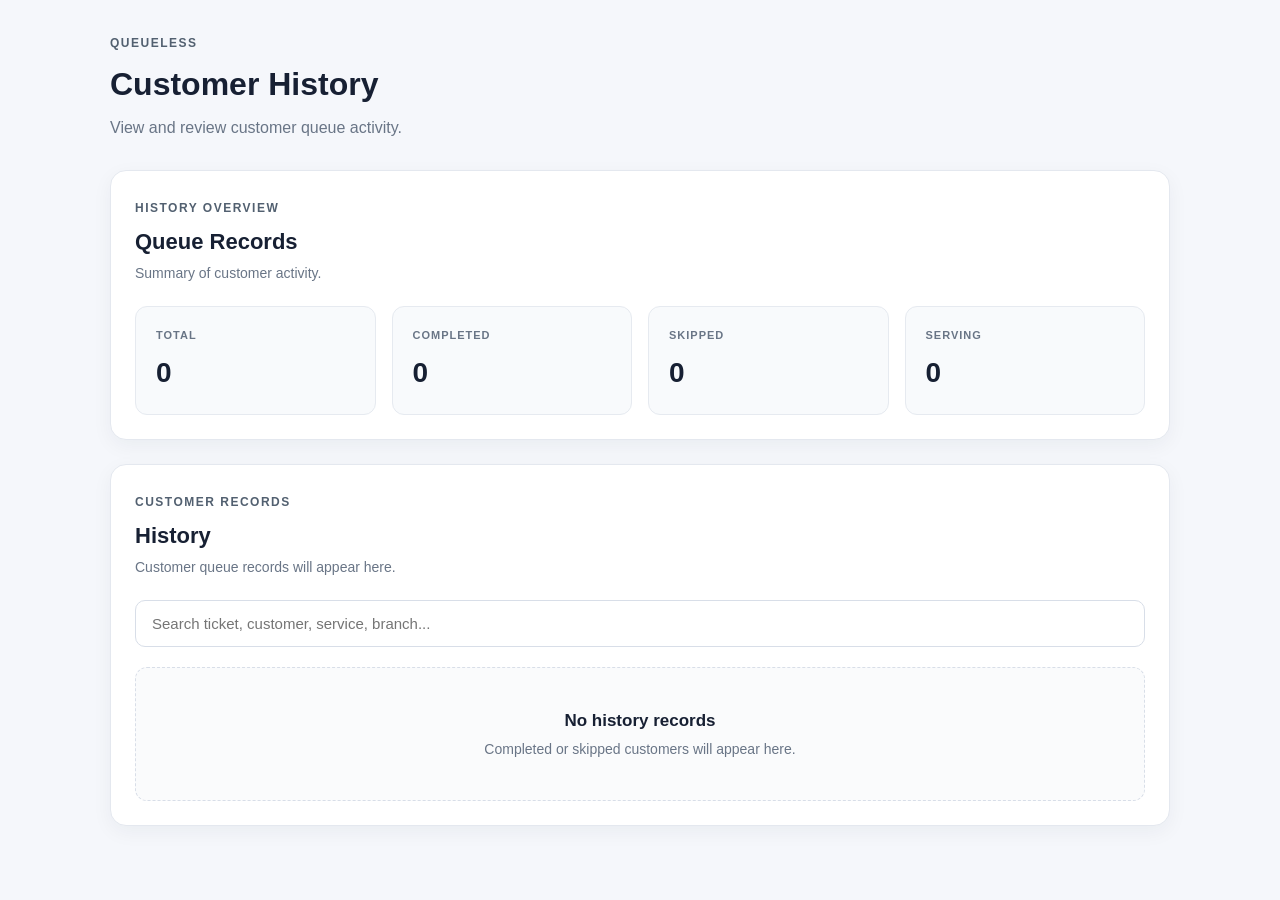
<file: history.html>
<!DOCTYPE html>
<html lang="en">

<head>

    <meta charset="UTF-8">

    <meta
        name="viewport"
        content="width=device-width, initial-scale=1.0"
    >

    <title>QueueLess — History</title>

    <link
        rel="stylesheet"
        href="history.css"
    >

</head>


<body>

    <main class="history-container">


        <!-- ======================================
             PAGE HEADER
        ======================================= -->

        <header class="page-header">

            <span class="section-label">
                QUEUELESS
            </span>

            <h1>
                Customer History
            </h1>

            <p>
                View and review customer queue activity.
            </p>

        </header>



        <!-- ======================================
             HISTORY SUMMARY
        ======================================= -->

        <section class="history-panel">

            <div class="panel-header">

                <div>

                    <span class="section-label">
                        HISTORY OVERVIEW
                    </span>

                    <h2>
                        Queue Records
                    </h2>

                    <p>
                        Summary of customer activity.
                    </p>

                </div>

            </div>


            <div class="history-summary">


                <div class="summary-card">

                    <span>
                        TOTAL
                    </span>

                    <strong id="totalHistory">
                        0
                    </strong>

                </div>



                <div class="summary-card">

                    <span>
                        COMPLETED
                    </span>

                    <strong id="completedHistory">
                        0
                    </strong>

                </div>



                <div class="summary-card">

                    <span>
                        SKIPPED
                    </span>

                    <strong id="skippedHistory">
                        0
                    </strong>

                </div>



                <div class="summary-card">

                    <span>
                        SERVING
                    </span>

                    <strong id="servingHistory">
                        0
                    </strong>

                </div>


            </div>

        </section>



        <!-- ======================================
             CUSTOMER HISTORY LIST
        ======================================= -->

        <section class="history-panel">

            <div class="panel-header">

                <div>

                    <span class="section-label">
                        CUSTOMER RECORDS
                    </span>

                    <h2>
                        History
                    </h2>

                    <p>
                        Customer queue records will appear here.
                    </p>

                </div>

            </div>

      
    
       
   
          <!-- HISTORY SEARCH -->

<div class="history-search">

    <input
        type="search"
        id="historySearch"
        placeholder="Search ticket, customer, service, branch..."
        autocomplete="off"
    >

</div>
            <div
                id="historyList"
                class="history-list"
            >

                <div class="history-empty">

                    <strong>
                        No history records
                    </strong>

                    <p>
                        Completed or skipped customers
                        will appear here.
                    </p>

                </div>

            </div>

        </section>


    </main>



    <!-- ======================================
         HISTORY JAVASCRIPT
    ======================================= -->

    <script src="history.js"></script>


</body>

</html>
</file>
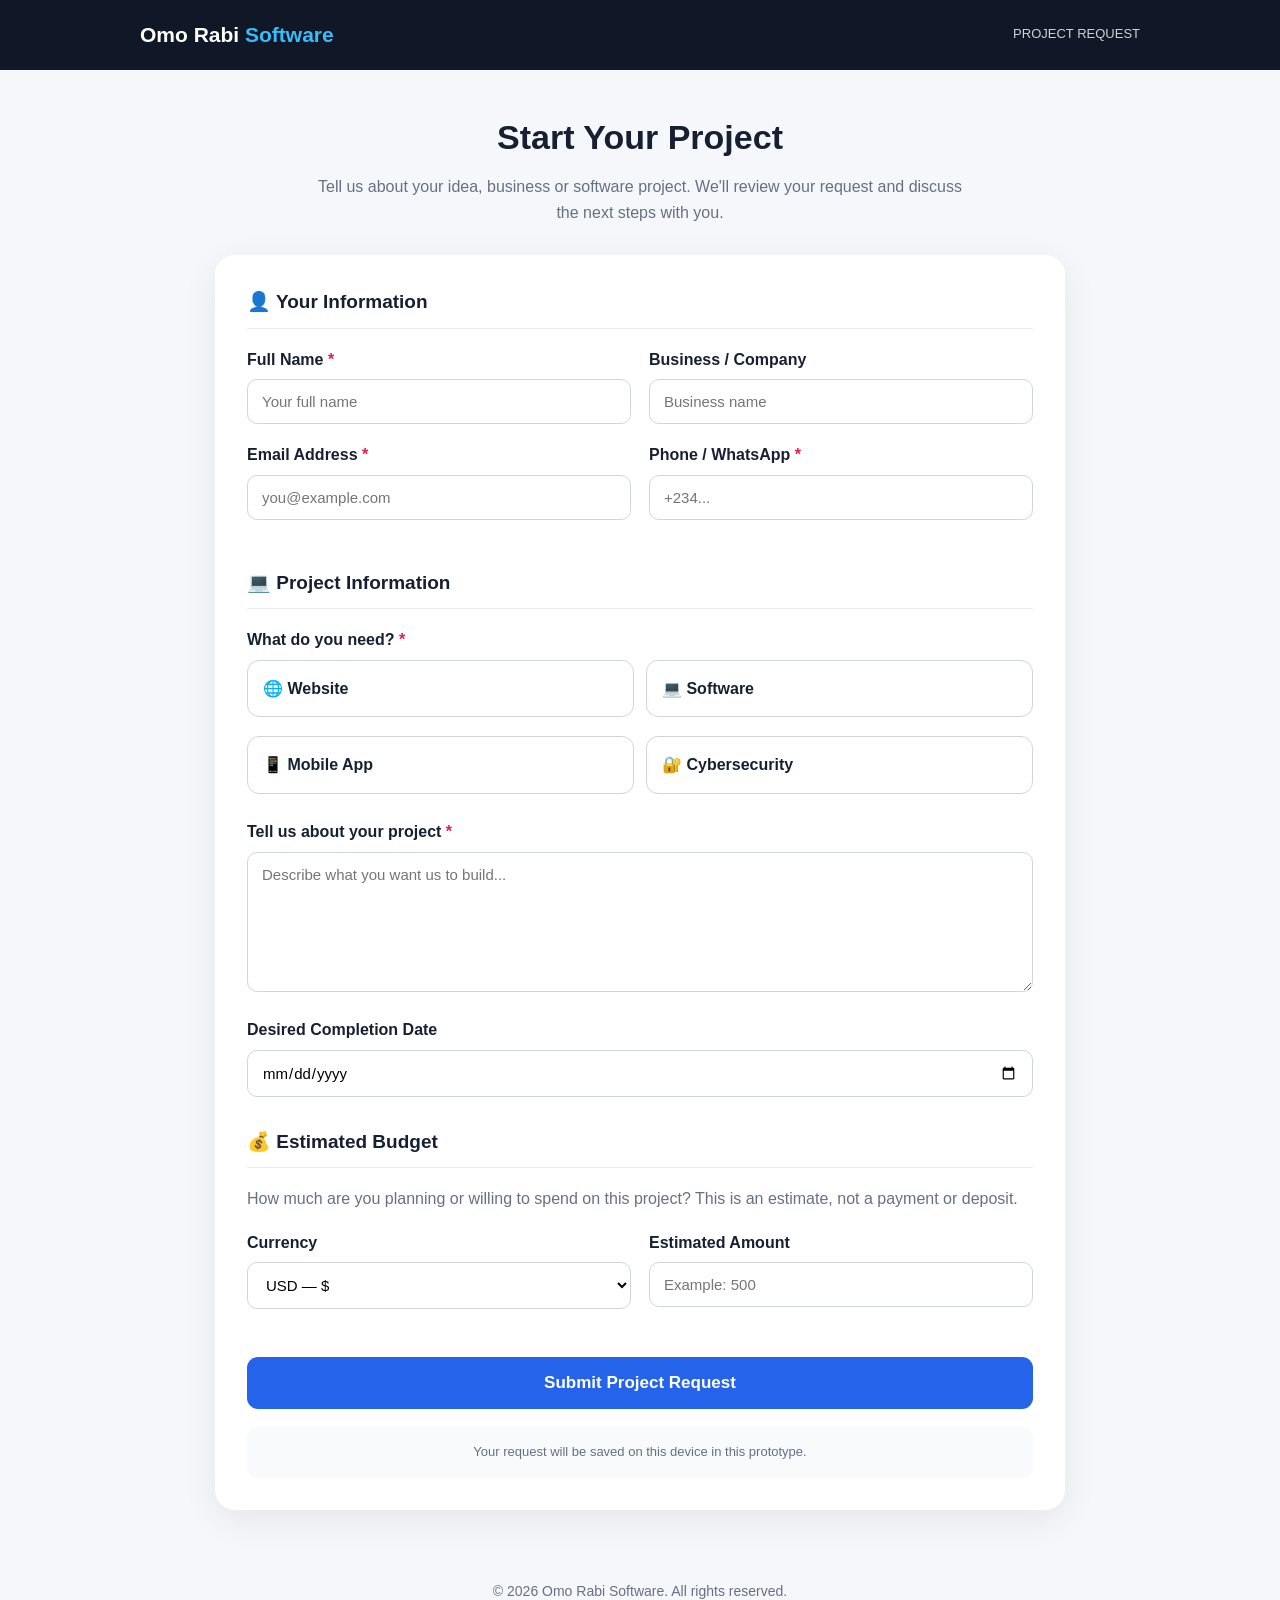
<file: project- request.html>
<!DOCTYPE html>
<html lang="en">

<head>
    <meta charset="UTF-8">

    <meta name="viewport"
        content="width=device-width, initial-scale=1.0">

    <meta name="description"
        content="Submit your project request to Omo Rabi Software.">

    <title>Start a Project | Omo Rabi Software</title>

    <style>

        * {
            margin: 0;
            padding: 0;
            box-sizing: border-box;
        }

        body {
            font-family: Arial, sans-serif;
            background: #f5f7fb;
            color: #172033;
            line-height: 1.6;
        }

        header {
            background: #101828;
            color: white;
            padding: 18px 20px;
        }

        .header-content {
            max-width: 1000px;
            margin: auto;
            display: flex;
            justify-content: space-between;
            align-items: center;
            gap: 15px;
        }

        .logo {
            font-size: 21px;
            font-weight: 800;
        }

        .logo span {
            color: #38bdf8;
        }

        .header-label {
            font-size: 13px;
            opacity: 0.8;
        }

        .container {
            width: 92%;
            max-width: 850px;
            margin: 40px auto;
        }

        .intro {
            text-align: center;
            margin-bottom: 30px;
        }

        .intro h1 {
            font-size: 34px;
            margin-bottom: 10px;
        }

        .intro p {
            max-width: 650px;
            margin: auto;
            color: #667085;
        }

        .form-card {
            background: white;
            padding: 32px;
            border-radius: 20px;
            box-shadow: 0 10px 35px rgba(0,0,0,0.07);
        }

        .form-section {
            margin-bottom: 30px;
        }

        .form-section h2 {
            font-size: 19px;
            margin-bottom: 18px;
            padding-bottom: 10px;
            border-bottom: 1px solid #eaecf0;
        }

        .row {
            display: grid;
            grid-template-columns: repeat(2, 1fr);
            gap: 18px;
        }

        .form-group {
            margin-bottom: 18px;
        }

        label {
            display: block;
            font-weight: 600;
            margin-bottom: 7px;
        }

        .required {
            color: #e11d48;
        }

        input,
        select,
        textarea {
            width: 100%;
            padding: 13px 14px;
            border: 1px solid #d0d5dd;
            border-radius: 10px;
            font-family: inherit;
            font-size: 15px;
            outline: none;
            background: white;
        }

        input:focus,
        select:focus,
        textarea:focus {
            border-color: #2563eb;
            box-shadow: 0 0 0 3px rgba(37,99,235,0.1);
        }

        textarea {
            min-height: 140px;
            resize: vertical;
        }

        .project-types {
            display: grid;
            grid-template-columns: repeat(2, 1fr);
            gap: 12px;
        }

        .project-option {
            position: relative;
        }

        .project-option input {
            position: absolute;
            opacity: 0;
            pointer-events: none;
        }

        .project-option label {
            display: block;
            padding: 15px;
            border: 1px solid #d0d5dd;
            border-radius: 12px;
            cursor: pointer;
            transition: 0.2s;
        }

        .project-option label:hover {
            border-color: #2563eb;
            background: #f8faff;
        }

        .project-option input:checked + label {
            border-color: #2563eb;
            background: #eff6ff;
            color: #1d4ed8;
            font-weight: bold;
        }

        .notice {
            margin-top: 18px;
            padding: 15px;
            background: #f8fafc;
            border-radius: 10px;
            color: #667085;
            font-size: 13px;
            text-align: center;
        }

        .submit-btn {
            width: 100%;
            padding: 16px;
            border: none;
            border-radius: 11px;
            background: #2563eb;
            color: white;
            font-size: 17px;
            font-weight: bold;
            cursor: pointer;
        }

        .submit-btn:hover {
            background: #1d4ed8;
        }

        .success {
            display: none;
            background: #ecfdf3;
            border: 1px solid #a7f3d0;
            color: #047857;
            padding: 20px;
            border-radius: 12px;
            margin-top: 20px;
            text-align: center;
        }

        footer {
            text-align: center;
            padding: 30px 20px;
            color: #667085;
            font-size: 14px;
        }

        @media (max-width: 650px) {

            .header-content {
                flex-direction: column;
                align-items: flex-start;
            }

            .intro h1 {
                font-size: 28px;
            }

            .form-card {
                padding: 22px;
            }

            .row,
            .project-types {
                grid-template-columns: 1fr;
            }

        }

    </style>

</head>


<body>


<header>

    <div class="header-content">

        <div class="logo">
            Omo Rabi <span>Software</span>
        </div>

        <div class="header-label">
            PROJECT REQUEST
        </div>

    </div>

</header>



<main class="container">


    <section class="intro">

        <h1>
            Start Your Project
        </h1>

        <p>
            Tell us about your idea, business or software
            project. We'll review your request and discuss
            the next steps with you.
        </p>

    </section>



    <section class="form-card">


        <form id="projectForm">


            <div class="form-section">

                <h2>
                    👤 Your Information
                </h2>


                <div class="row">


                    <div class="form-group">

                        <label for="name">
                            Full Name
                            <span class="required">*</span>
                        </label>

                        <input
                            type="text"
                            id="name"
                            placeholder="Your full name"
                            required>

                    </div>



                    <div class="form-group">

                        <label for="company">
                            Business / Company
                        </label>

                        <input
                            type="text"
                            id="company"
                            placeholder="Business name">

                    </div>

                </div>



                <div class="row">


                    <div class="form-group">

                        <label for="email">
                            Email Address
                            <span class="required">*</span>
                        </label>

                        <input
                            type="email"
                            id="email"
                            placeholder="you@example.com"
                            required>

                    </div>



                    <div class="form-group">

                        <label for="phone">
                            Phone / WhatsApp
                            <span class="required">*</span>
                        </label>

                        <input
                            type="tel"
                            id="phone"
                            placeholder="+234..."
                            required>

                    </div>

                </div>

            </div>



            <div class="form-section">

                <h2>
                    💻 Project Information
                </h2>


                <div class="form-group">

                    <label>
                        What do you need?
                        <span class="required">*</span>
                    </label>


                    <div class="project-types">


                        <div class="project-option">

                            <input
                                type="radio"
                                name="projectType"
                                id="website"
                                value="Website"
                                required>

                            <label for="website">
                                🌐 Website
                            </label>

                        </div>



                        <div class="project-option">

                            <input
                                type="radio"
                                name="projectType"
                                id="software"
                                value="Software">

                            <label for="software">
                                💻 Software
                            </label>

                        </div>



                        <div class="project-option">

                            <input
                                type="radio"
                                name="projectType"
                                id="mobile"
                                value="Mobile App">

                            <label for="mobile">
                                📱 Mobile App
                            </label>

                        </div>



                        <div class="project-option">

                            <input
                                type="radio"
                                name="projectType"
                                id="security"
                                value="Cybersecurity">

                            <label for="security">
                                🔐 Cybersecurity
                            </label>

                        </div>

                    </div>

                </div>



                <div class="form-group">

                    <label for="description">
                        Tell us about your project
                        <span class="required">*</span>
                    </label>

                    <textarea
                        id="description"
                        placeholder="Describe what you want us to build..."
                        required></textarea>

                </div>



                <div class="form-group">

                    <label for="deadline">
                        Desired Completion Date
                    </label>

                    <input
                        type="date"
                        id="deadline">

                </div>

            </div>



            <div class="form-section">

                <h2>
                    💰 Estimated Budget
                </h2>


                <p style="color:#667085; margin-bottom:18px;">

                    How much are you planning or willing
                    to spend on this project?

                    This is an estimate, not a payment
                    or deposit.

                </p>


                <div class="row">


                    <div class="form-group">

                        <label for="currency">
                            Currency
                        </label>

                        <select id="currency">

                            <option value="USD">
                                USD — $
                            </option>

                            <option value="GBP">
                                GBP — £
                            </option>

                            <option value="EUR">
                                EUR — €
                            </option>

                            <option value="NGN">
                                NGN — ₦
                            </option>

                            <option value="CAD">
                                CAD — $
                            </option>

                            <option value="AUD">
                                AUD — $
                            </option>

                        </select>

                    </div>



                    <div class="form-group">

                        <label for="budget">
                            Estimated Amount
                        </label>

                        <input
                            type="number"
                            id="budget"
                            min="0"
                            placeholder="Example: 500">

                    </div>

                </div>

            </div>



            <button
                type="submit"
                class="submit-btn">

                Submit Project Request

            </button>


            <div class="notice">

                Your request will be saved on this device
                in this prototype.

            </div>


            <div
                class="success"
                id="successMessage">

                <h3>
                    Request Saved! 🎉
                </h3>

                <p>
                    Your project request has been saved
                    successfully in this prototype.
                </p>

            </div>


        </form>


    </section>


</main>



<footer>

    © 2026 Omo Rabi Software.
    All rights reserved.

</footer>



<script>

    document
        .getElementById("projectForm")
        .addEventListener("submit", function(event) {

            event.preventDefault();


            const selectedType =
                document.querySelector(
                    'input[name="projectType"]:checked'
                );


            const selectedBudget =
                document.querySelector(
                    'input[name="budget"]:checked'
                );


            const request = {

                id:
                    "ORS-" +
                    Date.now(),

                name:
                    document.getElementById("name").value.trim(),

                company:
                    document.getElementById("company").value.trim(),

                email:
                    document.getElementById("email").value.trim(),

                phone:
                    document.getElementById("phone").value.trim(),

                projectType:
                    selectedType
                    ? selectedType.value
                    : "",

                description:
                    document.getElementById("description").value.trim(),

                deadline:
                    document.getElementById("deadline").value,

                currency:
                    document.getElementById("currency").value,

                budget:
                    document.getElementById("budget").value,

                submittedAt:
                    new Date().toLocaleString()

            };


            localStorage.setItem(
                "omoRabiProjectRequest",
                JSON.stringify(request)
            );


            document
                .getElementById("successMessage")
                .style.display = "block";


            document
                .getElementById("successMessage")
                .scrollIntoView({
                    behavior: "smooth"
                });

        });
</file>
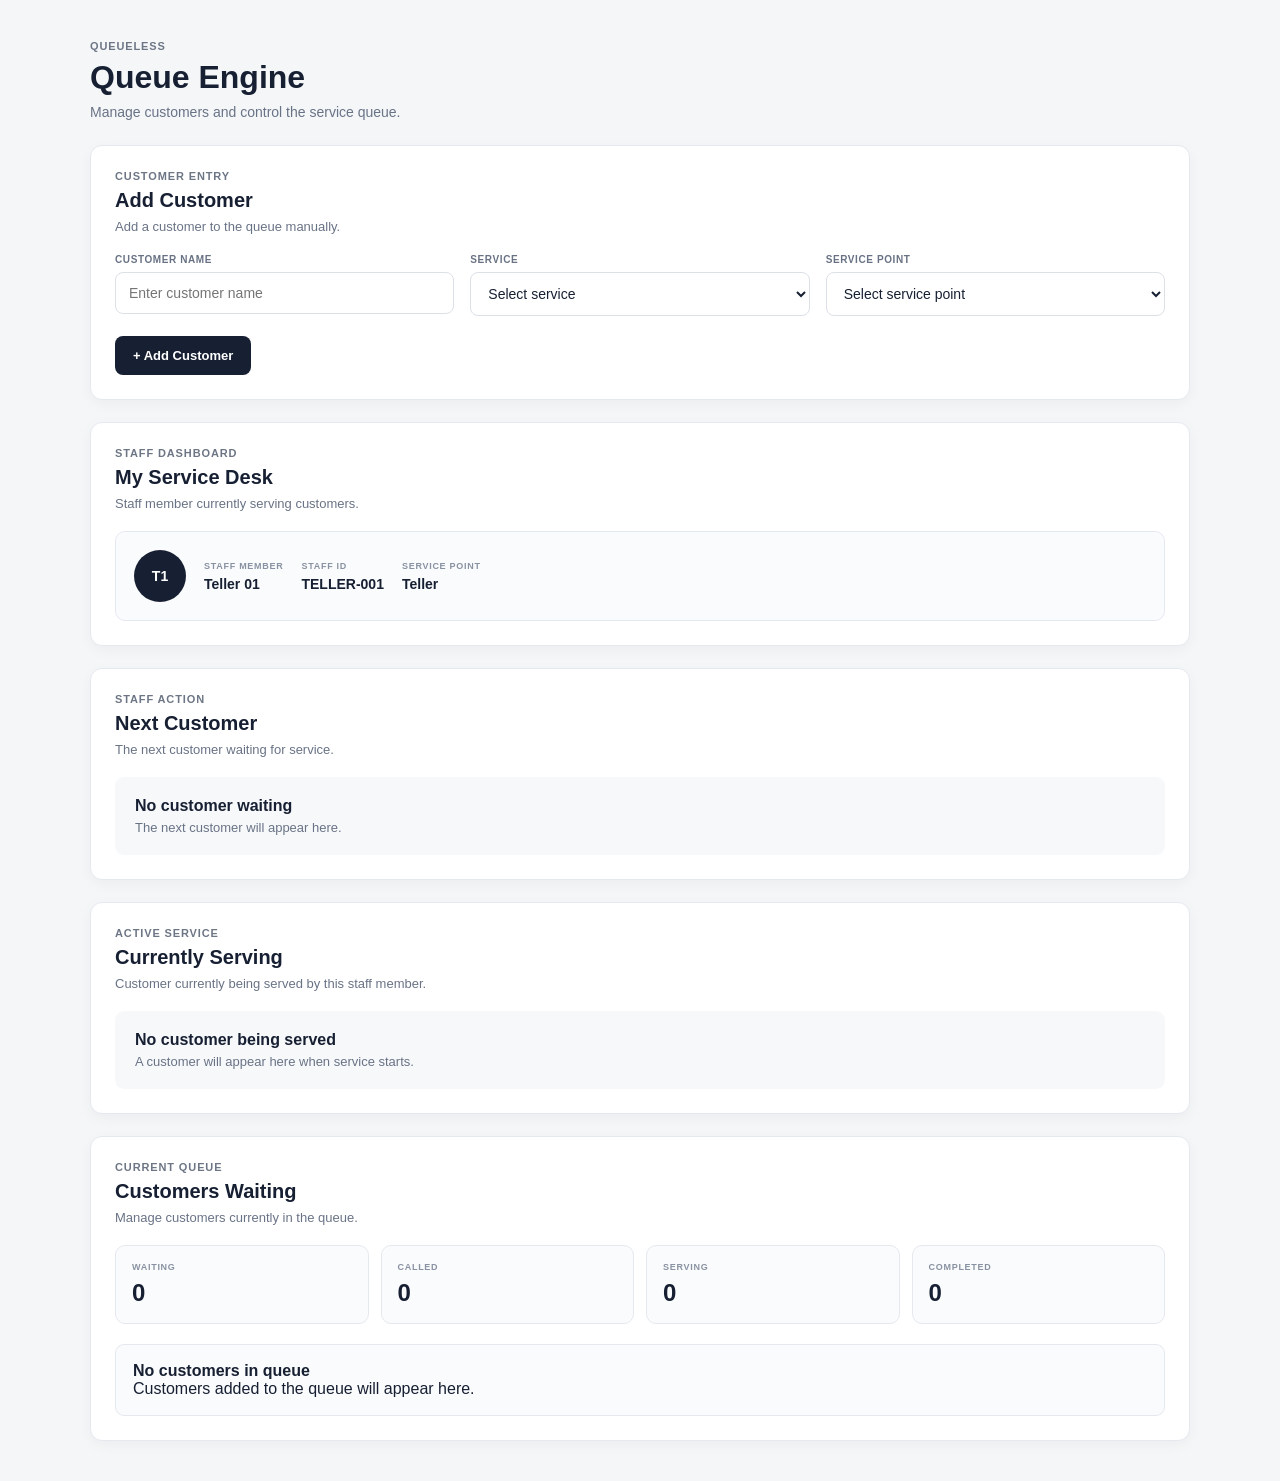
<file: queue.html>
<!DOCTYPE html>
<html lang="en">

<head>

    <meta charset="UTF-8">

    <meta
        name="viewport"
        content="width=device-width, initial-scale=1.0"
    >

    <title>QueueLess — Queue Engine</title>

    <link
        rel="stylesheet"
        href="queue.css"
    >

</head>


<body>

    <main class="queue-container">


        <!-- ======================================
             PAGE HEADER
        ======================================= -->

        <header class="page-header">

            <span class="section-label">
                QUEUELESS
            </span>

            <h1>
                Queue Engine
            </h1>

            <p>
                Manage customers and control the
                service queue.
            </p>

        </header>



        <!-- ======================================
             ADD CUSTOMER
        ======================================= -->

        <section class="queue-panel">

            <div class="panel-header">

                <div>

                    <span class="section-label">
                        CUSTOMER ENTRY
                    </span>

                    <h2>
                        Add Customer
                    </h2>

                    <p>
                        Add a customer to the queue manually.
                    </p>

                </div>

            </div>


            <div class="form-grid">


                <div class="form-field">

                    <label for="customerName">
                        CUSTOMER NAME
                    </label>

                    <input
                        type="text"
                        id="customerName"
                        placeholder="Enter customer name"
                    >

                </div>



                <div class="form-field">

                    <label for="serviceSelect">
                        SERVICE
                    </label>

                    <select id="serviceSelect">

                        <option value="">
                            Select service
                        </option>

                        <option value="Withdrawal">
                            Withdrawal
                        </option>

                        <option value="Deposit">
                            Deposit
                        </option>

                        <option value="Account Opening">
                            Account Opening
                        </option>

                        <option value="Customer Service">
                            Customer Service
                        </option>

                    </select>

                </div>



                <div class="form-field">

                    <label for="servicePointSelect">
                        SERVICE POINT
                    </label>

                    <select id="servicePointSelect">

                        <option value="">
                            Select service point
                        </option>

                        <option value="Teller">
                            Teller
                        </option>

                        <option value="Customer Service Desk">
                            Customer Service Desk
                        </option>

                        <option value="Card Services">
                            Card Services
                        </option>

                    </select>

                </div>


            </div>



            <button
                type="button"
                class="primary-btn"
                id="addCustomerBtn"
            >
                + Add Customer
            </button>


        </section>



        <!-- ======================================
             STAFF DASHBOARD
        ======================================= -->

        <section class="queue-panel staff-panel">

            <div class="panel-header">

                <div>

                    <span class="section-label">
                        STAFF DASHBOARD
                    </span>

                    <h2>
                        My Service Desk
                    </h2>

                    <p>
                        Staff member currently serving customers.
                    </p>

                </div>

            </div>



            <div class="staff-profile">


                <div class="staff-avatar">
                    T1
                </div>



                <div class="staff-details">

                    <span>
                        STAFF MEMBER
                    </span>

                    <strong id="staffName">
                        Teller 01
                    </strong>

                </div>



                <div class="staff-details">

                    <span>
                        STAFF ID
                    </span>

                    <strong id="staffId">
                        TELLER-001
                    </strong>

                </div>



                <div class="staff-details">

                    <span>
                        SERVICE POINT
                    </span>

                    <strong id="staffServicePoint">
                        Teller
                    </strong>

                </div>


            </div>

        </section>



        <!-- ======================================
             NEXT CUSTOMER
        ======================================= -->

        <section class="queue-panel next-customer-panel">

            <div class="panel-header">

                <div>

                    <span class="section-label">
                        STAFF ACTION
                    </span>

                    <h2>
                        Next Customer
                    </h2>

                    <p>
                        The next customer waiting for service.
                    </p>

                </div>

            </div>



            <div
                id="nextCustomer"
                class="next-customer"
            >

                <div class="next-customer-empty">

                    <strong>
                        No customer waiting
                    </strong>

                    <p>
                        The next waiting customer
                        will appear here.
                    </p>

                </div>

            </div>

        </section>



        <!-- ======================================
             CURRENTLY SERVING
        ======================================= -->

        <section class="queue-panel serving-panel">

            <div class="panel-header">

                <div>

                    <span class="section-label">
                        ACTIVE SERVICE
                    </span>

                    <h2>
                        Currently Serving
                    </h2>

                    <p>
                        Customer currently being served
                        by this staff member.
                    </p>

                </div>

            </div>



            <div
                id="currentlyServing"
                class="currently-serving"
            >

                <div class="currently-serving-empty">

                    <strong>
                        No customer being served
                    </strong>

                    <p>
                        A customer will appear here
                        when service starts.
                    </p>

                </div>

            </div>

        </section>



        <!-- ======================================
             CURRENT QUEUE
        ======================================= -->

        <section class="queue-panel">

            <div class="panel-header">

                <div>

                    <span class="section-label">
                        CURRENT QUEUE
                    </span>

                    <h2>
                        Customers Waiting
                    </h2>

                    <p>
                        Manage customers currently in the queue.
                    </p>

                </div>

            </div>



            <!-- ==================================
                 QUEUE SUMMARY
            =================================== -->

            <div class="queue-summary">


                <div class="summary-card">

                    <span>
                        WAITING
                    </span>

                    <strong id="waitingCount">
                        0
                    </strong>

                </div>



                <div class="summary-card">

                    <span>
                        CALLED
                    </span>

                    <strong id="calledCount">
                        0
                    </strong>

                </div>



                <div class="summary-card">

                    <span>
                        SERVING
                    </span>

                    <strong id="servingCount">
                        0
                    </strong>

                </div>



                <div class="summary-card">

                    <span>
                        COMPLETED
                    </span>

                    <strong id="completedCount">
                        0
                    </strong>

                </div>


            </div>



            <!-- ==================================
                 QUEUE LIST
            =================================== -->

            <div
                id="queueList"
                class="queue-list"
            >

                <!-- JavaScript customer tickets appear here -->

            </div>


        </section>


    </main>



    <!-- ======================================
         QUEUE JAVASCRIPT
    ======================================= -->

    <script src="queue.js"></script>


</body>

</html>
</file>
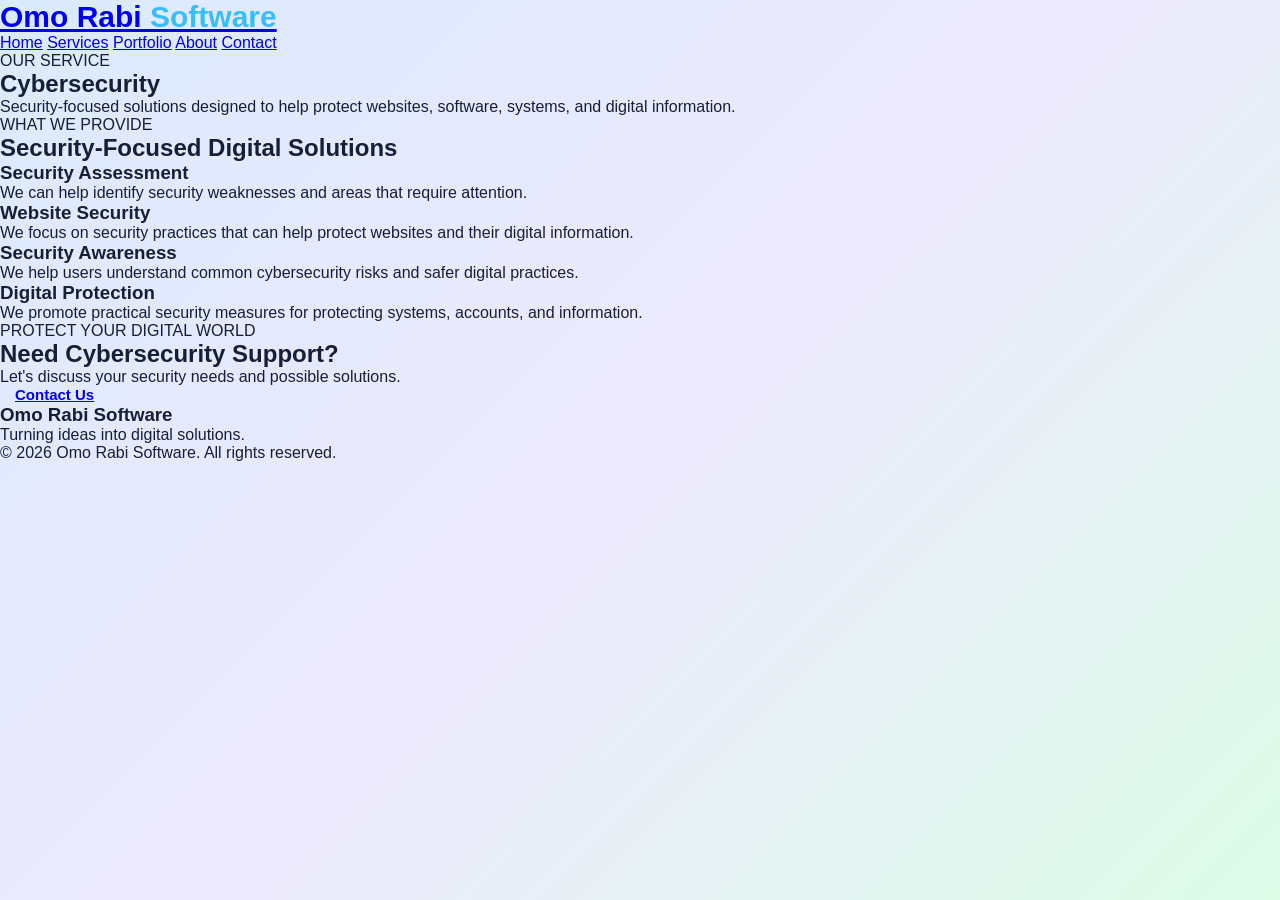
<file: service- Cyber security.html>
<!DOCTYPE html>
<html lang="en">

<head>

    <meta charset="UTF-8">

    <meta name="viewport"
        content="width=device-width, initial-scale=1.0">

    <meta name="description"
        content="Omo Rabi Software provides cybersecurity solutions focused on protecting websites, software, systems, and digital information.">

    <title>Cybersecurity Services | Omo Rabi Software</title>

    <link rel="stylesheet" href="./style.css">

</head>

<body>

<header class="site-header">

    <nav class="navbar">

        <a href="./index.html" class="logo">
            Omo Rabi <span>Software</span>
        </a>

        <div class="nav-links">

            <a href="./index.html">Home</a>
            <a href="./index.html#services">Services</a>
            <a href="./index.html#portfolio">Portfolio</a>
            <a href="./index.html#about">About</a>
            <a href="./index.html#contact">Contact</a>

        </div>

    </nav>

</header>


<main>

<section class="service-page-hero">

    <p class="section-label">OUR SERVICE</p>

    <h1>Cybersecurity</h1>

    <p>
        Security-focused solutions designed to help protect
        websites, software, systems, and digital information.
    </p>

</section>


<section class="section">

    <div class="section-heading">

        <p class="section-label">WHAT WE PROVIDE</p>

        <h2>Security-Focused Digital Solutions</h2>

    </div>


    <div class="service-details">

        <div>

            <h3>Security Assessment</h3>

            <p>
                We can help identify security weaknesses and
                areas that require attention.
            </p>

        </div>


        <div>

            <h3>Website Security</h3>

            <p>
                We focus on security practices that can help
                protect websites and their digital information.
            </p>

        </div>


        <div>

            <h3>Security Awareness</h3>

            <p>
                We help users understand common cybersecurity
                risks and safer digital practices.
            </p>

        </div>


        <div>

            <h3>Digital Protection</h3>

            <p>
                We promote practical security measures for
                protecting systems, accounts, and information.
            </p>

        </div>

    </div>

</section>


<section class="cta">

    <p class="section-label">PROTECT YOUR DIGITAL WORLD</p>

    <h2>Need Cybersecurity Support?</h2>

    <p>
        Let's discuss your security needs and possible solutions.
    </p>

    <a href="./index.html#contact"
        class="btn btn-primary">
        Contact Us
    </a>

</section>

</main>


<footer>

    <div class="footer-content">

        <div>

            <h3>Omo Rabi Software</h3>

            <p>
                Turning ideas into digital solutions.
            </p>

        </div>

    </div>


    <div class="footer-bottom">

        <p>
            &copy; 2026 Omo Rabi Software.
            All rights reserved.
        </p>

    </div>

</footer>

</body>

</html>
</file>
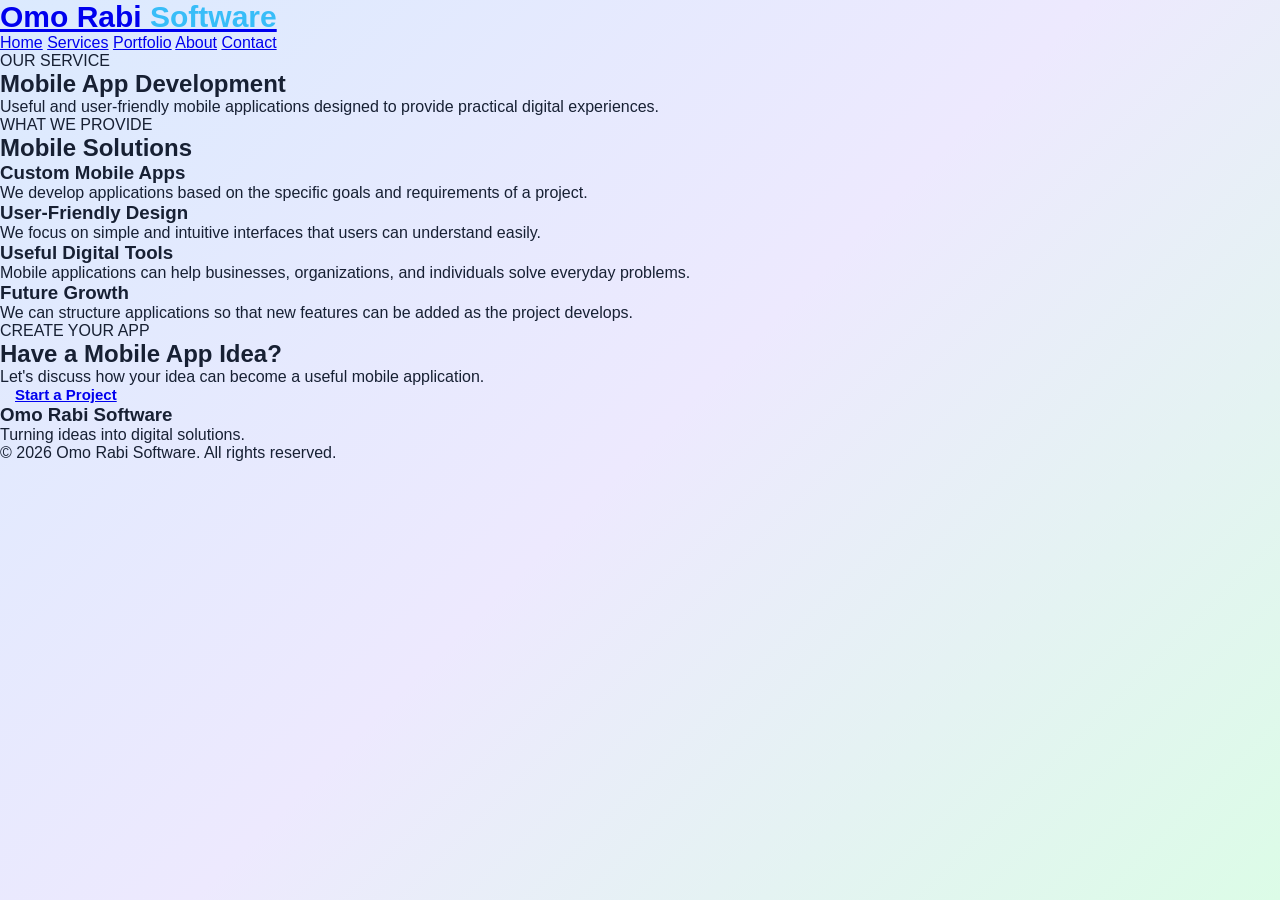
<file: service- mobile.html>
<!DOCTYPE html>
<html lang="en">

<head>

    <meta charset="UTF-8">

    <meta name="viewport"
        content="width=device-width, initial-scale=1.0">

    <meta name="description"
        content="Omo Rabi Software develops useful and user-friendly mobile applications for different needs and audiences.">

    <title>Mobile App Development | Omo Rabi Software</title>

    <link rel="stylesheet" href="./style.css">

</head>

<body>

<header class="site-header">

    <nav class="navbar">

        <a href="./index.html" class="logo">
            Omo Rabi <span>Software</span>
        </a>

        <div class="nav-links">

            <a href="./index.html">Home</a>
            <a href="./index.html#services">Services</a>
            <a href="./index.html#portfolio">Portfolio</a>
            <a href="./index.html#about">About</a>
            <a href="./index.html#contact">Contact</a>

        </div>

    </nav>

</header>


<main>

<section class="service-page-hero">

    <p class="section-label">OUR SERVICE</p>

    <h1>Mobile App Development</h1>

    <p>
        Useful and user-friendly mobile applications
        designed to provide practical digital experiences.
    </p>

</section>


<section class="section">

    <div class="section-heading">

        <p class="section-label">WHAT WE PROVIDE</p>

        <h2>Mobile Solutions</h2>

    </div>


    <div class="service-details">

        <div>

            <h3>Custom Mobile Apps</h3>

            <p>
                We develop applications based on the specific
                goals and requirements of a project.
            </p>

        </div>


        <div>

            <h3>User-Friendly Design</h3>

            <p>
                We focus on simple and intuitive interfaces
                that users can understand easily.
            </p>

        </div>


        <div>

            <h3>Useful Digital Tools</h3>

            <p>
                Mobile applications can help businesses,
                organizations, and individuals solve everyday problems.
            </p>

        </div>


        <div>

            <h3>Future Growth</h3>

            <p>
                We can structure applications so that new
                features can be added as the project develops.
            </p>

        </div>

    </div>

</section>


<section class="cta">

    <p class="section-label">CREATE YOUR APP</p>

    <h2>Have a Mobile App Idea?</h2>

    <p>
        Let's discuss how your idea can become a useful mobile application.
    </p>

    <a href="./index.html#contact"
        class="btn btn-primary">
        Start a Project
    </a>

</section>

</main>


<footer>

    <div class="footer-content">

        <div>

            <h3>Omo Rabi Software</h3>

            <p>
                Turning ideas into digital solutions.
            </p>

        </div>

    </div>


    <div class="footer-bottom">

        <p>
            &copy; 2026 Omo Rabi Software.
            All rights reserved.
        </p>

    </div>

</footer>

</body>

</html>
</file>
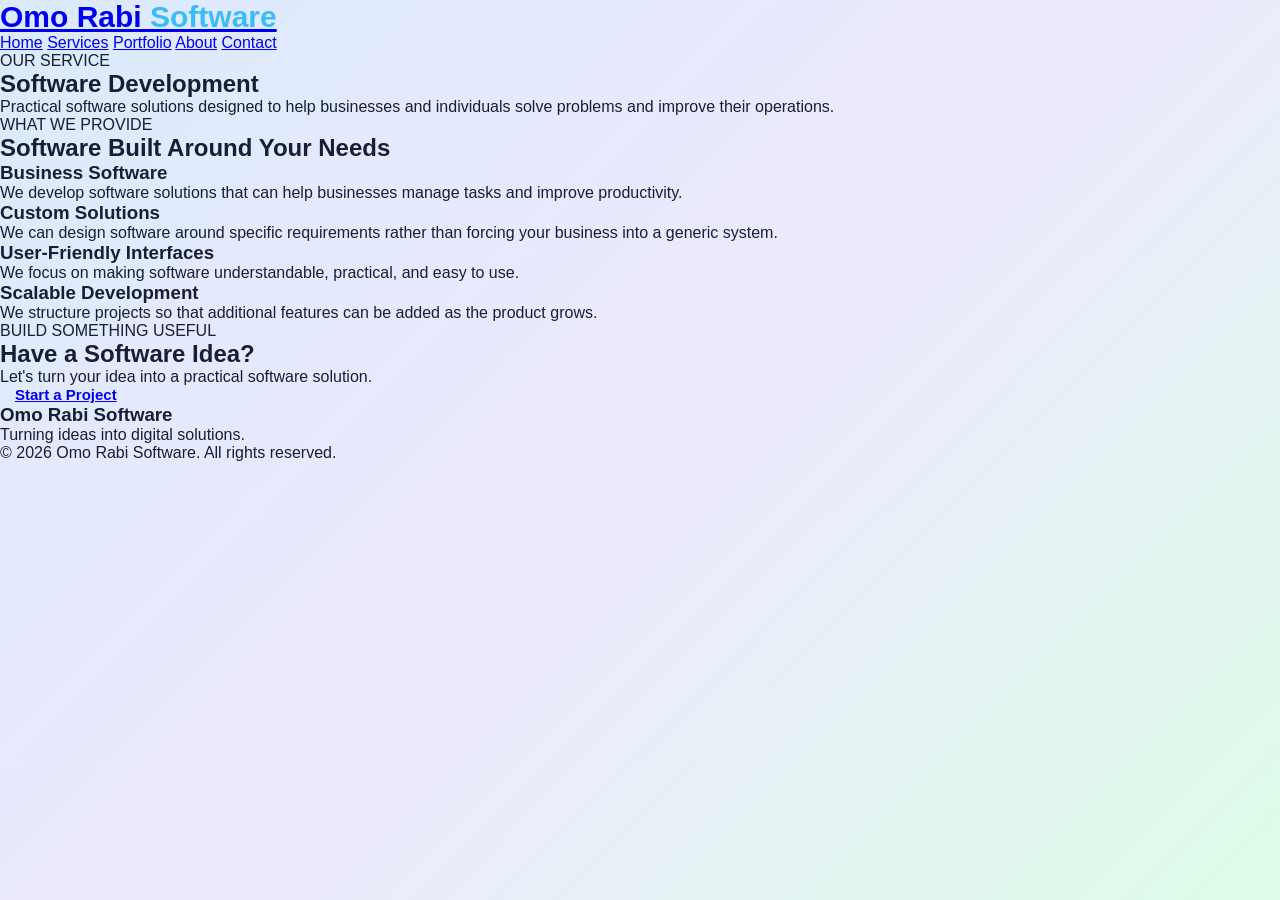
<file: service- software.html>
<!DOCTYPE html>
<html lang="en">

<head>

    <meta charset="UTF-8">

    <meta name="viewport"
        content="width=device-width, initial-scale=1.0">

    <meta name="description"
        content="Omo Rabi Software develops practical software solutions designed to solve real business and everyday problems.">

    <title>Software Development | Omo Rabi Software</title>

    <link rel="stylesheet" href="./style.css">

</head>

<body>

<header class="site-header">

    <nav class="navbar">

        <a href="./index.html" class="logo">
            Omo Rabi <span>Software</span>
        </a>

        <div class="nav-links">

            <a href="./index.html">Home</a>
            <a href="./index.html#services">Services</a>
            <a href="./index.html#portfolio">Portfolio</a>
            <a href="./index.html#about">About</a>
            <a href="./index.html#contact">Contact</a>

        </div>

    </nav>

</header>


<main>

<section class="service-page-hero">

    <p class="section-label">OUR SERVICE</p>

    <h1>Software Development</h1>

    <p>
        Practical software solutions designed to help
        businesses and individuals solve problems and
        improve their operations.
    </p>

</section>


<section class="section">

    <div class="section-heading">

        <p class="section-label">WHAT WE PROVIDE</p>

        <h2>Software Built Around Your Needs</h2>

    </div>


    <div class="service-details">

        <div>

            <h3>Business Software</h3>

            <p>
                We develop software solutions that can help
                businesses manage tasks and improve productivity.
            </p>

        </div>


        <div>

            <h3>Custom Solutions</h3>

            <p>
                We can design software around specific requirements
                rather than forcing your business into a generic system.
            </p>

        </div>


        <div>

            <h3>User-Friendly Interfaces</h3>

            <p>
                We focus on making software understandable,
                practical, and easy to use.
            </p>

        </div>


        <div>

            <h3>Scalable Development</h3>

            <p>
                We structure projects so that additional features
                can be added as the product grows.
            </p>

        </div>

    </div>

</section>


<section class="cta">

    <p class="section-label">BUILD SOMETHING USEFUL</p>

    <h2>Have a Software Idea?</h2>

    <p>
        Let's turn your idea into a practical software solution.
    </p>

    <a href="./index.html#contact"
        class="btn btn-primary">
        Start a Project
    </a>

</section>

</main>


<footer>

    <div class="footer-content">

        <div>

            <h3>Omo Rabi Software</h3>

            <p>
                Turning ideas into digital solutions.
            </p>

        </div>

    </div>


    <div class="footer-bottom">

        <p>
            &copy; 2026 Omo Rabi Software.
            All rights reserved.
        </p>

    </div>

</footer>

</body>

</html>
</file>
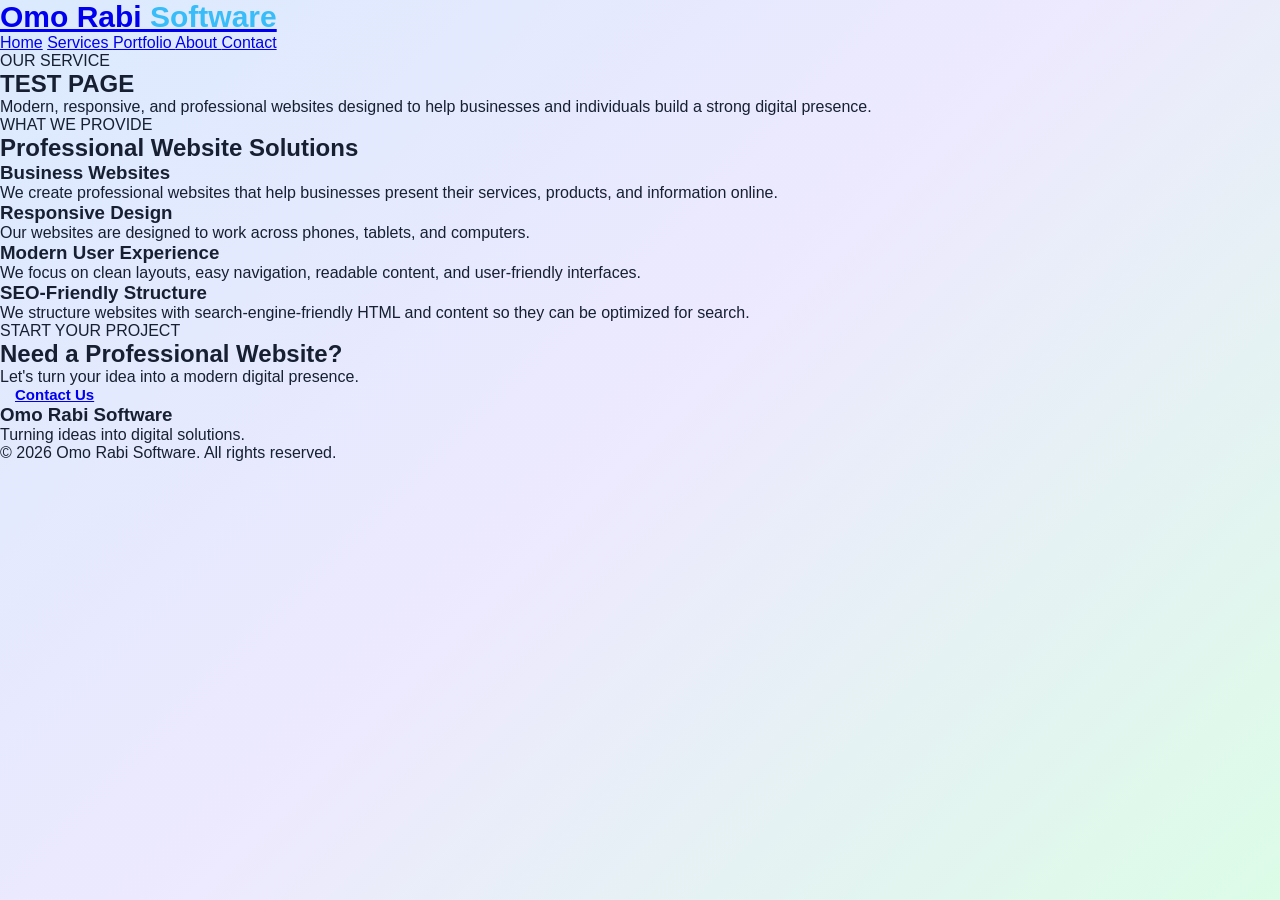
<file: service-website.html>
<!DOCTYPE html>
<html lang="en">

<head>
    <meta charset="UTF-8">

    <meta name="viewport"
        content="width=device-width, initial-scale=1.0">

    <meta name="description"
        content="Omo Rabi Software provides professional website development services including modern and responsive business websites.">

    <title>Website Development | Omo Rabi Software</title>

    <link rel="stylesheet" href="./style.css">
</head>

<body>

<header class="site-header">

    <nav class="navbar">

        <a href="./index.html" class="logo">
            Omo Rabi <span>Software</span>
        </a>

        <div class="nav-links">

            <a href="./index.html">Home</a>

            <a href="./index.html#services">
                Services
            </a>

            <a href="./index.html#portfolio">
                Portfolio
            </a>

            <a href="./index.html#about">
                About
            </a>

            <a href="./index.html#contact">
                Contact
            </a>

        </div>

    </nav>

</header>


<main>

    <section class="service-page-hero">

        <p class="section-label">
            OUR SERVICE
        </p>

        
          <h1>TEST PAGE</h1>
      

        <p>
            Modern, responsive, and professional websites
            designed to help businesses and individuals
            build a strong digital presence.
        </p>

    </section>


    <section class="section">

        <div class="section-heading">

            <p class="section-label">
                WHAT WE PROVIDE
            </p>

            <h2>
                Professional Website Solutions
            </h2>

        </div>


        <div class="service-details">

            <div>

                <h3>
                    Business Websites
                </h3>

                <p>
                    We create professional websites that help
                    businesses present their services, products,
                    and information online.
                </p>

            </div>


            <div>

                <h3>
                    Responsive Design
                </h3>

                <p>
                    Our websites are designed to work across
                    phones, tablets, and computers.
                </p>

            </div>


            <div>

                <h3>
                    Modern User Experience
                </h3>

                <p>
                    We focus on clean layouts, easy navigation,
                    readable content, and user-friendly interfaces.
                </p>

            </div>


            <div>

                <h3>
                    SEO-Friendly Structure
                </h3>

                <p>
                    We structure websites with search-engine-friendly
                    HTML and content so they can be optimized for search.
                </p>

            </div>

        </div>

    </section>


    <section class="cta">

        <p class="section-label">
            START YOUR PROJECT
        </p>

        <h2>
            Need a Professional Website?
        </h2>

        <p>
            Let's turn your idea into a modern digital presence.
        </p>

        <a href="./index.html#contact"
           class="btn btn-primary">
            Contact Us
        </a>

    </section>

</main>


<footer>

    <div class="footer-content">

        <div>

            <h3>
                Omo Rabi Software
            </h3>

            <p>
                Turning ideas into digital solutions.
            </p>

        </div>

    </div>


    <div class="footer-bottom">

        <p>
            &copy; 2026 Omo Rabi Software.
            All rights reserved.
        </p>

    </div>

</footer>


</body>

</html>
</file>
<file: history.css>
/* =====================================================
   QUEUELESS — CUSTOMER HISTORY
   Omo Rabi Software
===================================================== */

* {
    box-sizing: border-box;
    margin: 0;
    padding: 0;
}

body {
    font-family: Arial, sans-serif;
    background: #f5f7fb;
    color: #172033;
    line-height: 1.5;
}

.history-container {
    width: 100%;
    max-width: 1100px;
    margin: 0 auto;
    padding: 30px 20px 50px;
}

/* =====================================================
   PAGE HEADER
===================================================== */

.page-header {
    margin-bottom: 30px;
}

.section-label {
    display: inline-block;
    font-size: 12px;
    font-weight: 700;
    letter-spacing: 1.5px;
    color: #526070;
    margin-bottom: 8px;
}

.page-header h1 {
    font-size: 32px;
    margin-bottom: 8px;
}

.page-header p {
    color: #697586;
}

/* =====================================================
   HISTORY PANELS
===================================================== */

.history-panel {
    background: #ffffff;
    border: 1px solid #e4e8ef;
    border-radius: 16px;
    padding: 24px;
    margin-bottom: 24px;
    box-shadow: 0 6px 20px rgba(23, 32, 51, 0.05);
}

.panel-header {
    margin-bottom: 22px;
}

.panel-header h2 {
    font-size: 22px;
    margin-bottom: 5px;
}

.panel-header p {
    color: #697586;
    font-size: 14px;
}

/* =====================================================
   SUMMARY CARDS
===================================================== */

.history-summary {
    display: grid;
    grid-template-columns: repeat(4, 1fr);
    gap: 16px;
}

.summary-card {
    background: #f8fafc;
    border: 1px solid #e6eaf0;
    border-radius: 12px;
    padding: 20px;
}

.summary-card span {
    display: block;
    font-size: 11px;
    font-weight: 700;
    letter-spacing: 1px;
    color: #697586;
    margin-bottom: 8px;
}

.summary-card strong {
    font-size: 28px;
}

/* =====================================================
   SEARCH
===================================================== */

.history-search {
    margin-bottom: 20px;
}

.history-search input {
    width: 100%;
    padding: 14px 16px;
    border: 1px solid #d8dee8;
    border-radius: 10px;
    background: #ffffff;
    color: #172033;
    font-size: 15px;
    outline: none;
}

.history-search input:focus {
    border-color: #526070;
    box-shadow: 0 0 0 3px rgba(82, 96, 112, 0.10);
}

/* =====================================================
   HISTORY LIST
===================================================== */

.history-list {
    display: flex;
    flex-direction: column;
    gap: 16px;
}

.history-empty {
    text-align: center;
    padding: 40px 20px;
    border: 1px dashed #d8dee8;
    border-radius: 12px;
    background: #fafbfc;
}

.history-empty strong {
    display: block;
    font-size: 17px;
    margin-bottom: 6px;
}

.history-empty p {
    color: #697586;
    font-size: 14px;
}

/* =====================================================
   HISTORY RECORD
===================================================== */

.history-record {
    border: 1px solid #e1e6ee;
    border-radius: 14px;
    padding: 20px;
    background: #ffffff;
}

.history-record-header {
    display: flex;
    align-items: center;
    justify-content: space-between;
    gap: 12px;
    padding-bottom: 14px;
    border-bottom: 1px solid #edf0f4;
}

.history-record-header strong {
    font-size: 18px;
}

.history-record-header span {
    padding: 5px 10px;
    border-radius: 20px;
    background: #eef2f6;
    font-size: 12px;
    font-weight: 700;
}

.history-record-body {
    display: grid;
    grid-template-columns: repeat(2, 1fr);
    gap: 10px 24px;
    padding: 18px 0;
}

.history-record-body p {
    font-size: 14px;
    color: #596579;
}

.history-record-body p strong {
    color: #172033;
}

.history-record-footer {
    display: flex;
    justify-content: space-between;
    gap: 15px;
    padding-top: 14px;
    border-top: 1px solid #edf0f4;
}

.history-record-footer small {
    color: #7a8494;
    font-size: 12px;
}

/* =====================================================
   MOBILE RESPONSIVE
===================================================== */

@media (max-width: 700px) {

    .history-container {
        padding: 20px 14px 40px;
    }

    .page-header h1 {
        font-size: 27px;
    }

    .history-panel {
        padding: 18px;
        border-radius: 13px;
    }

    .history-summary {
        grid-template-columns: repeat(2, 1fr);
    }

    .summary-card {
        padding: 16px;
    }

    .summary-card strong {
        font-size: 24px;
    }

    .history-record-body {
        grid-template-columns: 1fr;
    }

    .history-record-footer {
        flex-direction: column;
        gap: 6px;
    }
}

@media (max-width: 400px) {

    .history-summary {
        grid-template-columns: 1fr 1fr;
        gap: 10px;
    }

    .summary-card {
        padding: 14px;
    }

    .summary-card strong {
        font-size: 22px;
    }
}
</file>
<file: queue.css>
* {
    box-sizing: border-box;
    margin: 0;
    padding: 0;
}


body {
    font-family: Arial, sans-serif;
    background: #f4f6f8;
    color: #172033;
}


.queue-container {
    width: min(1100px, 94%);
    margin: 40px auto;
}


.page-header {
    margin-bottom: 25px;
}


.section-label {
    display: block;

    font-size: 11px;
    font-weight: 700;

    letter-spacing: 0.08em;

    color: #6d7685;

    margin-bottom: 7px;
}


.page-header h1 {
    font-size: 32px;
    margin-bottom: 8px;
}


.page-header p {
    color: #697386;
    font-size: 14px;
}


.queue-panel {
    background: #ffffff;

    border: 1px solid #e5e9ef;
    border-radius: 12px;

    padding: 24px;

    margin-bottom: 22px;

    box-shadow:
        0 4px 14px rgba(0, 0, 0, 0.04);
}


.panel-header {
    margin-bottom: 20px;
}


.panel-header h2 {
    font-size: 20px;
    margin-bottom: 7px;
}


.panel-header p {
    color: #697386;
    font-size: 13px;
}


/* ==========================================
   FORM
========================================== */

.form-grid {
    display: grid;

    grid-template-columns:
        repeat(3, 1fr);

    gap: 16px;

    margin-bottom: 20px;
}


.form-field {
    display: flex;
    flex-direction: column;

    gap: 7px;
}


.form-field label {
    font-size: 10px;

    font-weight: 700;

    letter-spacing: 0.06em;

    color: #687284;
}


.form-field input,
.form-field select {

    width: 100%;

    padding: 12px 13px;

    border: 1px solid #dce1e7;

    border-radius: 8px;

    background: #ffffff;

    color: #172033;

    font-size: 14px;

    outline: none;
}


.form-field input:focus,
.form-field select:focus {

    border-color: #172033;
}


.primary-btn {

    border: none;

    border-radius: 8px;

    padding: 12px 18px;

    background: #172033;

    color: #ffffff;

    font-size: 13px;

    font-weight: 700;

    cursor: pointer;
}


.primary-btn:active {

    transform: translateY(1px);

}


/* ==========================================
   STAFF DASHBOARD
========================================== */

.staff-profile {

    display: flex;

    align-items: center;

    gap: 18px;

    padding: 18px;

    border: 1px solid #e5e9ef;

    border-radius: 10px;

    background: #fafbfc;

}


.staff-avatar {

    width: 52px;
    height: 52px;

    display: flex;

    align-items: center;
    justify-content: center;

    flex-shrink: 0;

    border-radius: 50%;

    background: #172033;

    color: #ffffff;

    font-size: 14px;

    font-weight: 700;

}


.staff-details {

    display: flex;

    flex-direction: column;

    gap: 5px;

}


.staff-details span {

    color: #8992a2;

    font-size: 9px;

    font-weight: 700;

    letter-spacing: 0.08em;

}


.staff-details strong {

    color: #172033;

    font-size: 14px;

}


/* ==========================================
   NEXT CUSTOMER
========================================== */

.next-customer-ticket {

    margin-bottom: 18px;

}


.next-customer-ticket span {

    display: block;

    font-size: 10px;

    font-weight: 700;

    color: #8992a2;

    letter-spacing: 0.08em;

    margin-bottom: 5px;

}


.next-customer-ticket strong {

    font-size: 28px;

}


.next-customer-info {

    display: flex;

    flex-direction: column;

    gap: 5px;

    margin-bottom: 16px;

}


.next-customer-info strong {

    font-size: 16px;

}


.next-customer-info span {

    color: #697386;

    font-size: 13px;

}


.next-customer-status {

    display: flex;

    flex-direction: column;

    gap: 5px;

    margin-bottom: 18px;

}


.next-customer-status span {

    font-size: 9px;

    font-weight: 700;

    color: #8992a2;

}


.next-customer-status strong {

    font-size: 13px;

}


.next-customer-empty {

    padding: 20px;

    border-radius: 9px;

    background: #f7f8fa;

}


.next-customer-empty strong {

    display: block;

    margin-bottom: 5px;

}


.next-customer-empty p {

    color: #697386;

    font-size: 13px;

}


/* ==========================================
   ACTION BUTTONS
========================================== */

.queue-action-btn {

    border: none;

    border-radius: 8px;

    padding: 11px 16px;

    background: #172033;

    color: #ffffff;

    font-size: 12px;

    font-weight: 700;

    cursor: pointer;

}


.queue-action-btn:active {

    transform: translateY(1px);

}


/* ==========================================
   CURRENTLY SERVING
========================================== */

.currently-serving-empty {

    padding: 20px;

    border-radius: 9px;

    background: #f7f8fa;

}


.currently-serving-empty strong {

    display:  block;

    margin-bottom: 5px;

}


.currently-serving-empty p {

    color: #697386;

    font-size: 13px;

}


.serving-ticket {

    margin-bottom: 18px;

}


.serving-ticket span,
.serving-staff-info span,
.serving-time-info span {

    display: block;

    font-size: 9px;

    font-weight: 700;

    color: #8992a2;

    letter-spacing: 0.08em;

    margin-bottom: 5px;

}


.serving-ticket strong {

    font-size: 28px;

}


.serving-customer-info {

    display: flex;

    flex-direction: column;

    gap: 5px;

    margin-bottom: 18px;

}


.serving-customer-info strong {

    font-size: 16px;

}


.serving-customer-info span {

    color: #697386;

    font-size: 13px;

}


.serving-staff-info {

    margin-bottom: 15px;

}


.serving-time-info {

    margin-bottom: 5px;

}


/* ==========================================
   QUEUE LIST
========================================== */

.queue-list {

    display: flex;

    flex-direction: column;

    gap: 12px;

}


.queue-record {

    padding: 17px;

    border: 1px solid #e5e9ef;

    border-radius: 9px;

    background: #fafbfc;

}


/* ==========================================
   MOBILE
========================================== */

@media (max-width: 700px) {

    .queue-container {

        width: 94%;

        margin: 25px auto;

    }


    .queue-panel {

        padding: 18px;

    }


    .form-grid {

        grid-template-columns: 1fr;

    }


    .staff-profile {

        flex-wrap: wrap;

    }


    .page-header h1 {

        font-size: 26px;

    }

} 
/* ==========================================
   QUEUE SUMMARY
========================================== */

.queue-summary {

    display: grid;

    grid-template-columns:
        repeat(4, 1fr);

    gap: 12px;

    margin-bottom: 20px;

}


.summary-card {

    padding: 16px;

    border: 1px solid #e5e9ef;

    border-radius: 10px;

    background: #fafbfc;

}


.summary-card span {

    display: block;

    font-size: 9px;

    font-weight: 700;

    letter-spacing: 0.08em;

    color: #8992a2;

    margin-bottom: 7px;

}


.summary-card strong {

    display: block;

    font-size: 24px;

    color: #172033;

}


/* ==========================================
   MOBILE SUMMARY
========================================== */

@media (max-width: 700px) {

    .queue-summary {

        grid-template-columns:
            repeat(2, 1fr);

    }

}
</file>
<file: style.css>
*{box-sizing:border-box;margin:0;padding:0}
body{font-family:Arial,sans-serif;background:linear-gradient(135deg,#dbeafe,#ede9fe,#dcfce7);color:#172033;min-height:100vh}
.header{background:linear-gradient(135deg,#0f172a,#1e3a8a);color:white;padding:22px 18px}
.logo{font-size:30px;font-weight:bold}.logo span{color:#38bdf8}.tagline{margin-top:5px;color:#cbd5e1;font-size:14px}
.container{width:100%;max-width:900px;margin:auto;padding:16px}
.menu{display:flex;gap:8px;overflow-x:auto;padding:4px 0 18px}
.menu button{border:none;background:white;color:#1e3a8a;padding:11px 15px;border-radius:20px;font-weight:bold;white-space:nowrap;box-shadow:0 4px 12px rgba(0,0,0,.08)}
.page{display:none}.page.active{display:block}.page-title{margin-bottom:18px}.page-title h2{color:#172554;font-size:25px}.page-title p{color:#64748b;margin-top:6px}
.box{padding:20px;margin-bottom:18px;border-radius:20px;box-shadow:0 10px 25px rgba(15,23,42,.10)}
.blue-box{background:linear-gradient(145deg,#eff6ff,#dbeafe)}.purple-box{background:linear-gradient(145deg,#faf5ff,#ede9fe)}.green-box{background:linear-gradient(145deg,#f0fdf4,#dcfce7)}.orange-box{background:linear-gradient(145deg,#fff7ed,#ffedd5)}.cyan-box{background:linear-gradient(145deg,#ecfeff,#cffafe)}.pink-box{background:linear-gradient(145deg,#fdf2f8,#fce7f3)}.dark-box{background:linear-gradient(145deg,#172554,#1e3a8a);color:white}
.box-title{font-size:19px;font-weight:bold;color:#1e3a8a;margin-bottom:15px}.dark-box .box-title{color:white}
.dashboard-grid{display:grid;grid-template-columns:1fr 1fr;gap:12px}.stat-card{background:white;padding:16px;border-radius:15px;box-shadow:0 5px 15px rgba(0,0,0,.07)}.stat-card small{color:#64748b}.stat-card strong{display:block;margin-top:7px;font-size:20px;color:#1e3a8a}
.form-group{margin-bottom:15px}label{display:block;font-size:13px;font-weight:bold;color:#334155;margin-bottom:7px}
input,select,textarea{width:100%;padding:14px;border:2px solid #cbd5e1;border-radius:12px;background:white;font-size:15px;outline:none}input:focus,select:focus,textarea:focus{border-color:#2563eb}
.two-fields{display:grid;grid-template-columns:1fr 1fr;gap:12px}.item-box{background:white;padding:16px;border-radius:15px;margin-bottom:12px;border:2px solid #bbf7d0}.item-number{color:#15803d;font-weight:bold;margin-bottom:12px}
.item-total-box{display:flex;justify-content:space-between;padding:12px;margin-top:10px;background:#f0fdf4;border-radius:10px;color:#166534}
.btn{width:100%;border:none;padding:15px;border-radius:12px;font-size:15px;font-weight:bold;margin-top:8px;cursor:pointer}.blue-btn{background:linear-gradient(135deg,#2563eb,#0891b2);color:white}.green-btn{background:linear-gradient(135deg,#15803d,#22c55e);color:white}.orange-btn{background:linear-gradient(135deg,#ea580c,#f59e0b);color:white}.purple-btn{background:linear-gradient(135deg,#7e22ce,#a855f7);color:white}
.order-total-box{margin-top:18px;padding:18px;border-radius:14px;background:#dbeafe;border:2px solid #38bdf8;display:flex;justify-content:space-between;align-items:center}.order-total-box strong:last-child{font-size:20px;color:#075985}
.summary{background:white;padding:16px;border-radius:15px}.summary-row{display:flex;justify-content:space-between;gap:15px;padding:11px 0;border-bottom:1px solid #e2e8f0}.summary-row:last-child{border-bottom:none}.big-total{color:#1e3a8a;font-size:22px}
.customer-card{background:white;padding:18px;border-radius:16px;margin-bottom:14px;border-left:5px solid #7c3aed;box-shadow:0 5px 15px rgba(0,0,0,.08)}.customer-card h3{color:#5b21b6;margin-bottom:10px}
.invoice-card{background:#f8fafc;padding:14px;border-radius:12px;margin-top:10px}.status{display:inline-block;padding:7px 12px;border-radius:20px;font-size:12px;font-weight:bold}.unpaid{background:#fee2e2;color:#991b1b}.partial{background:#fef3c7;color:#92400e}.paid{background:#dcfce7;color:#166534}.empty{text-align:center;color:#64748b;padding:25px}
.danger-btn{background:#dc2626;color:white}.muted{color:#64748b;font-size:13px}
@media(max-width:500px){.two-fields{grid-template-columns:1fr}.dashboard-grid{grid-template-columns:1fr 1fr}}
</file>
